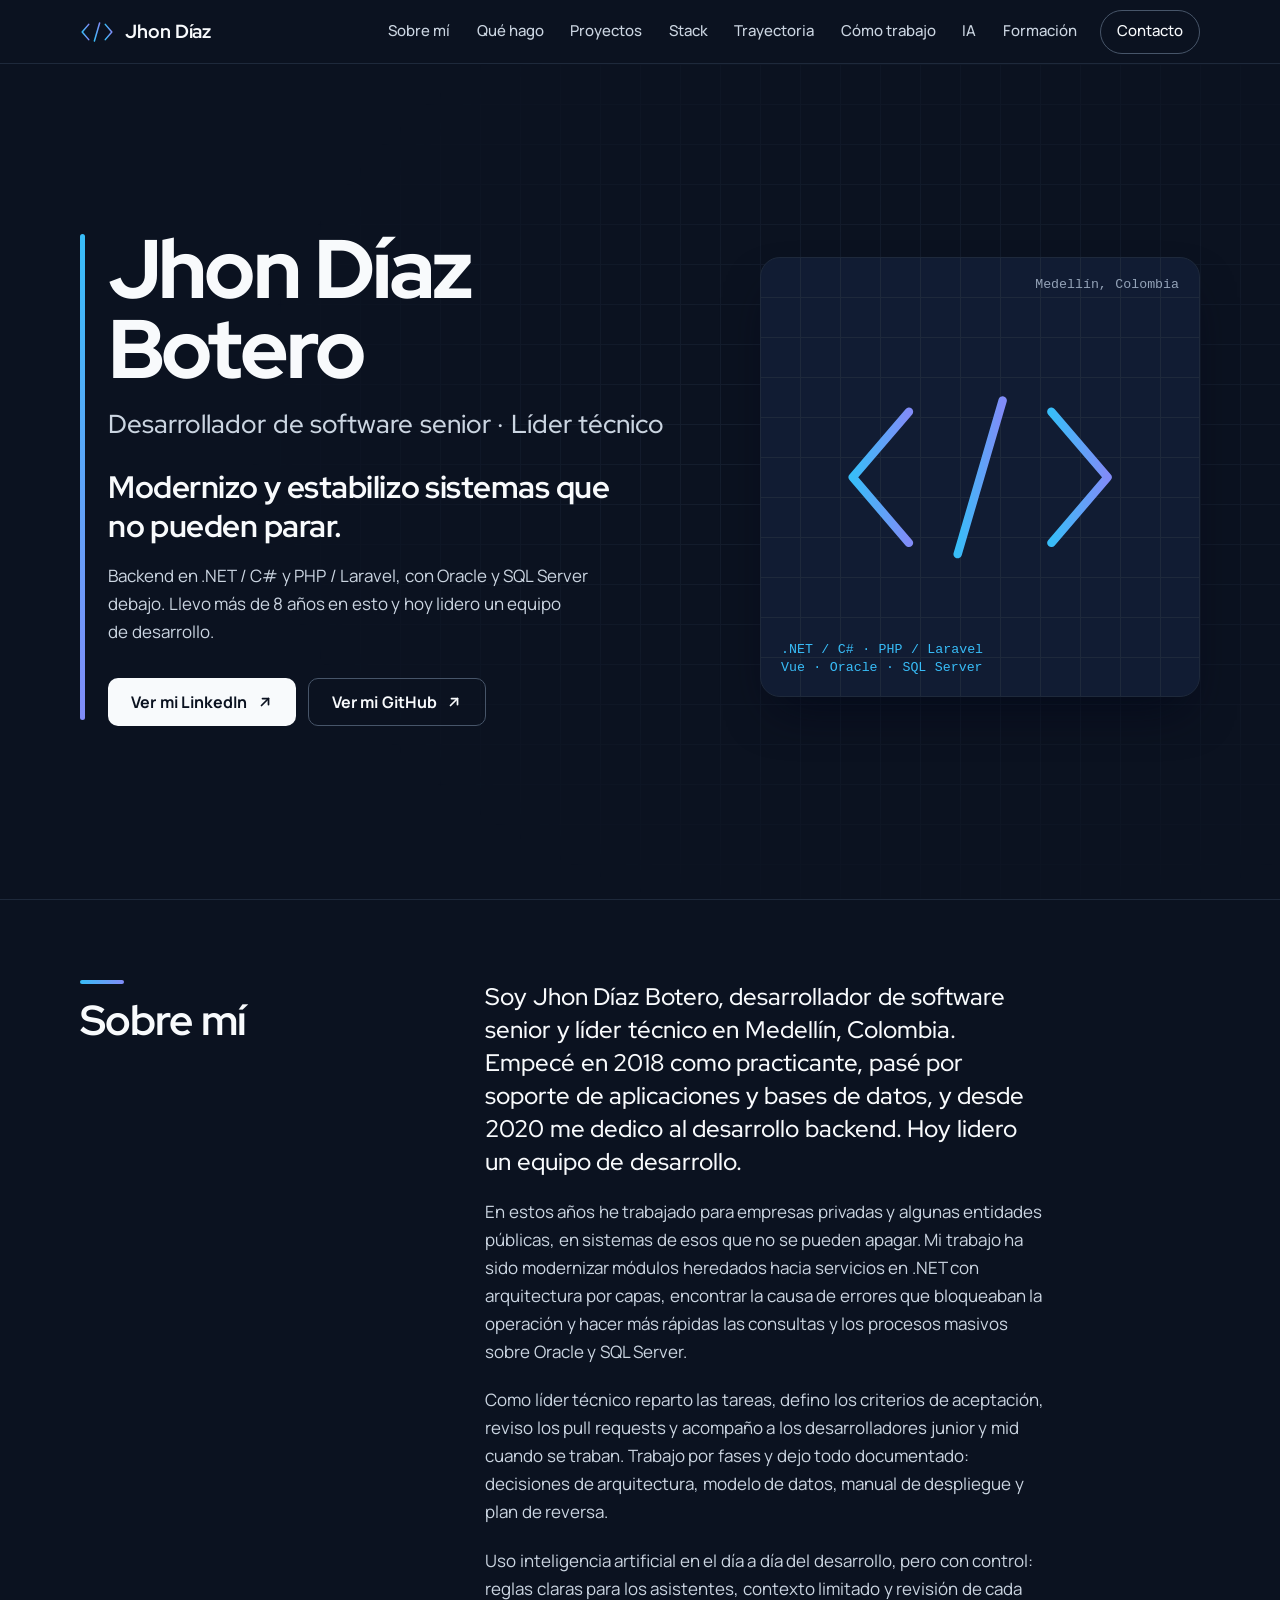
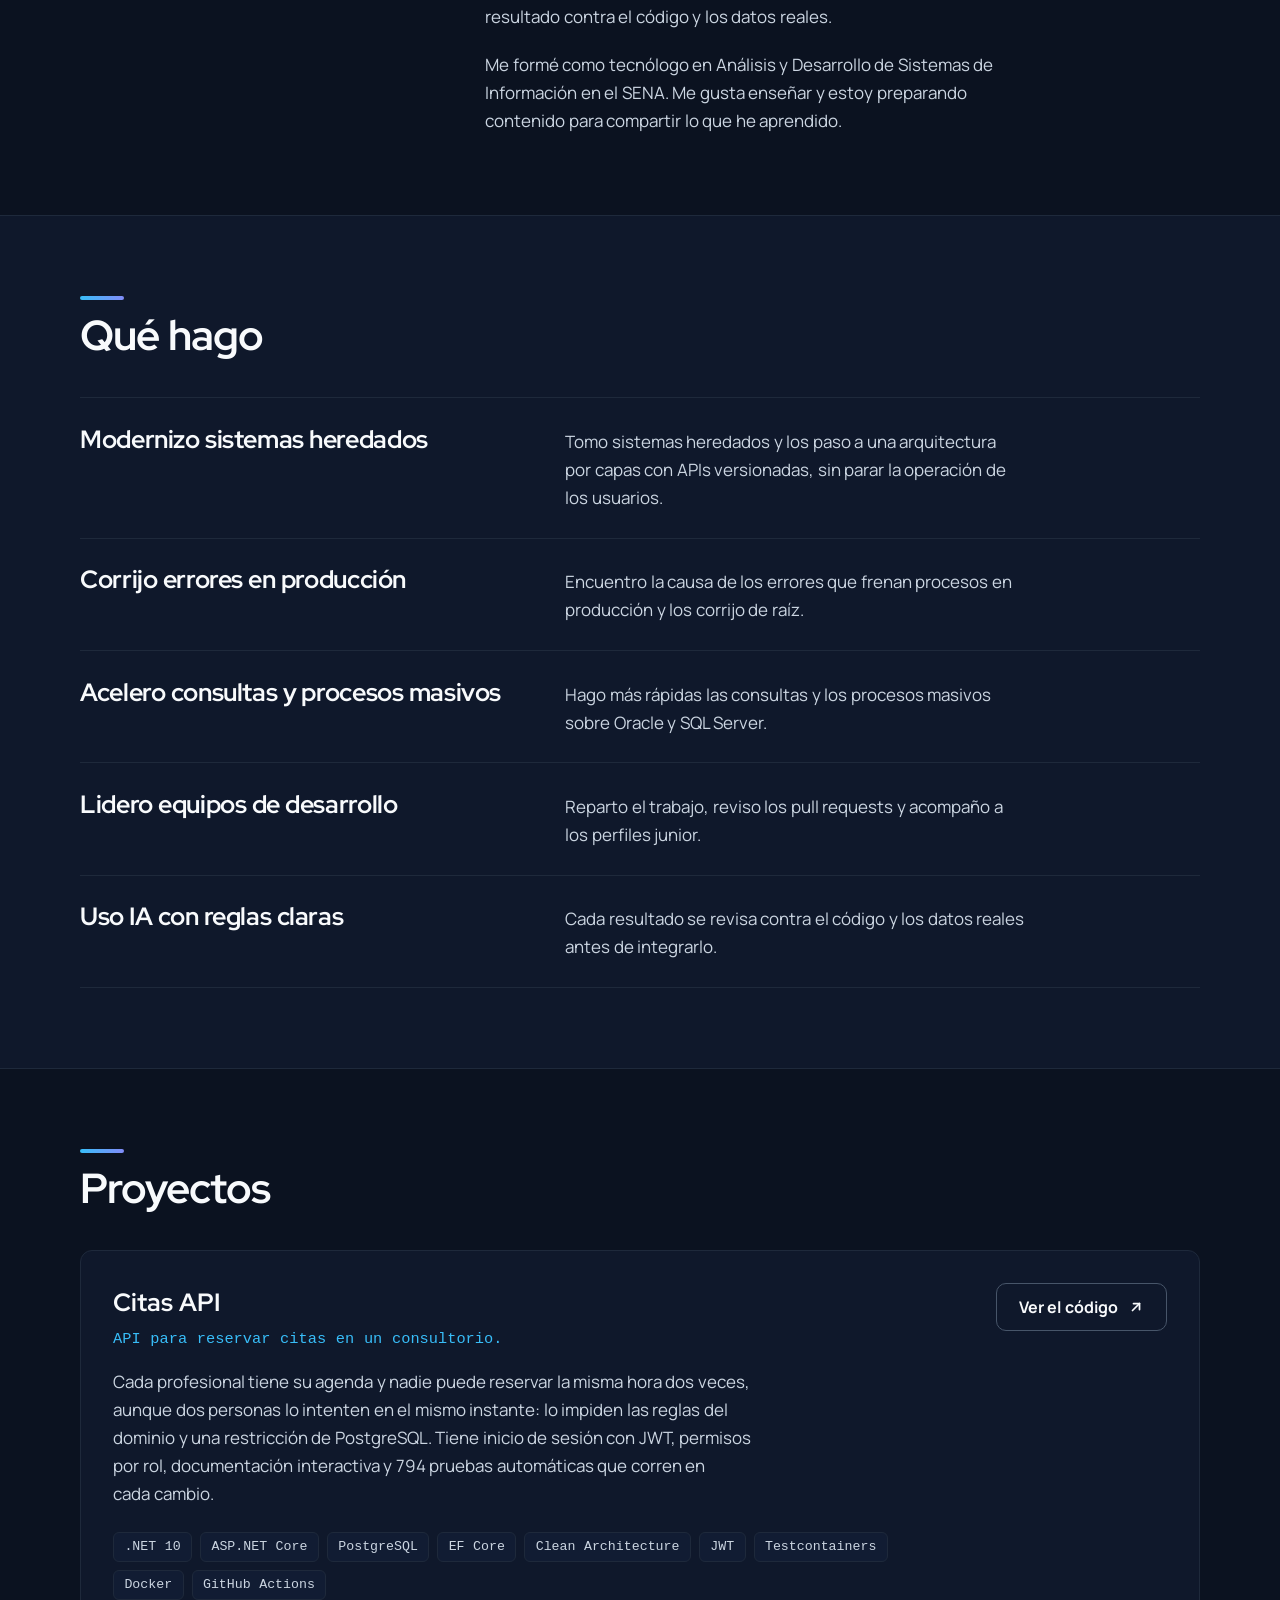
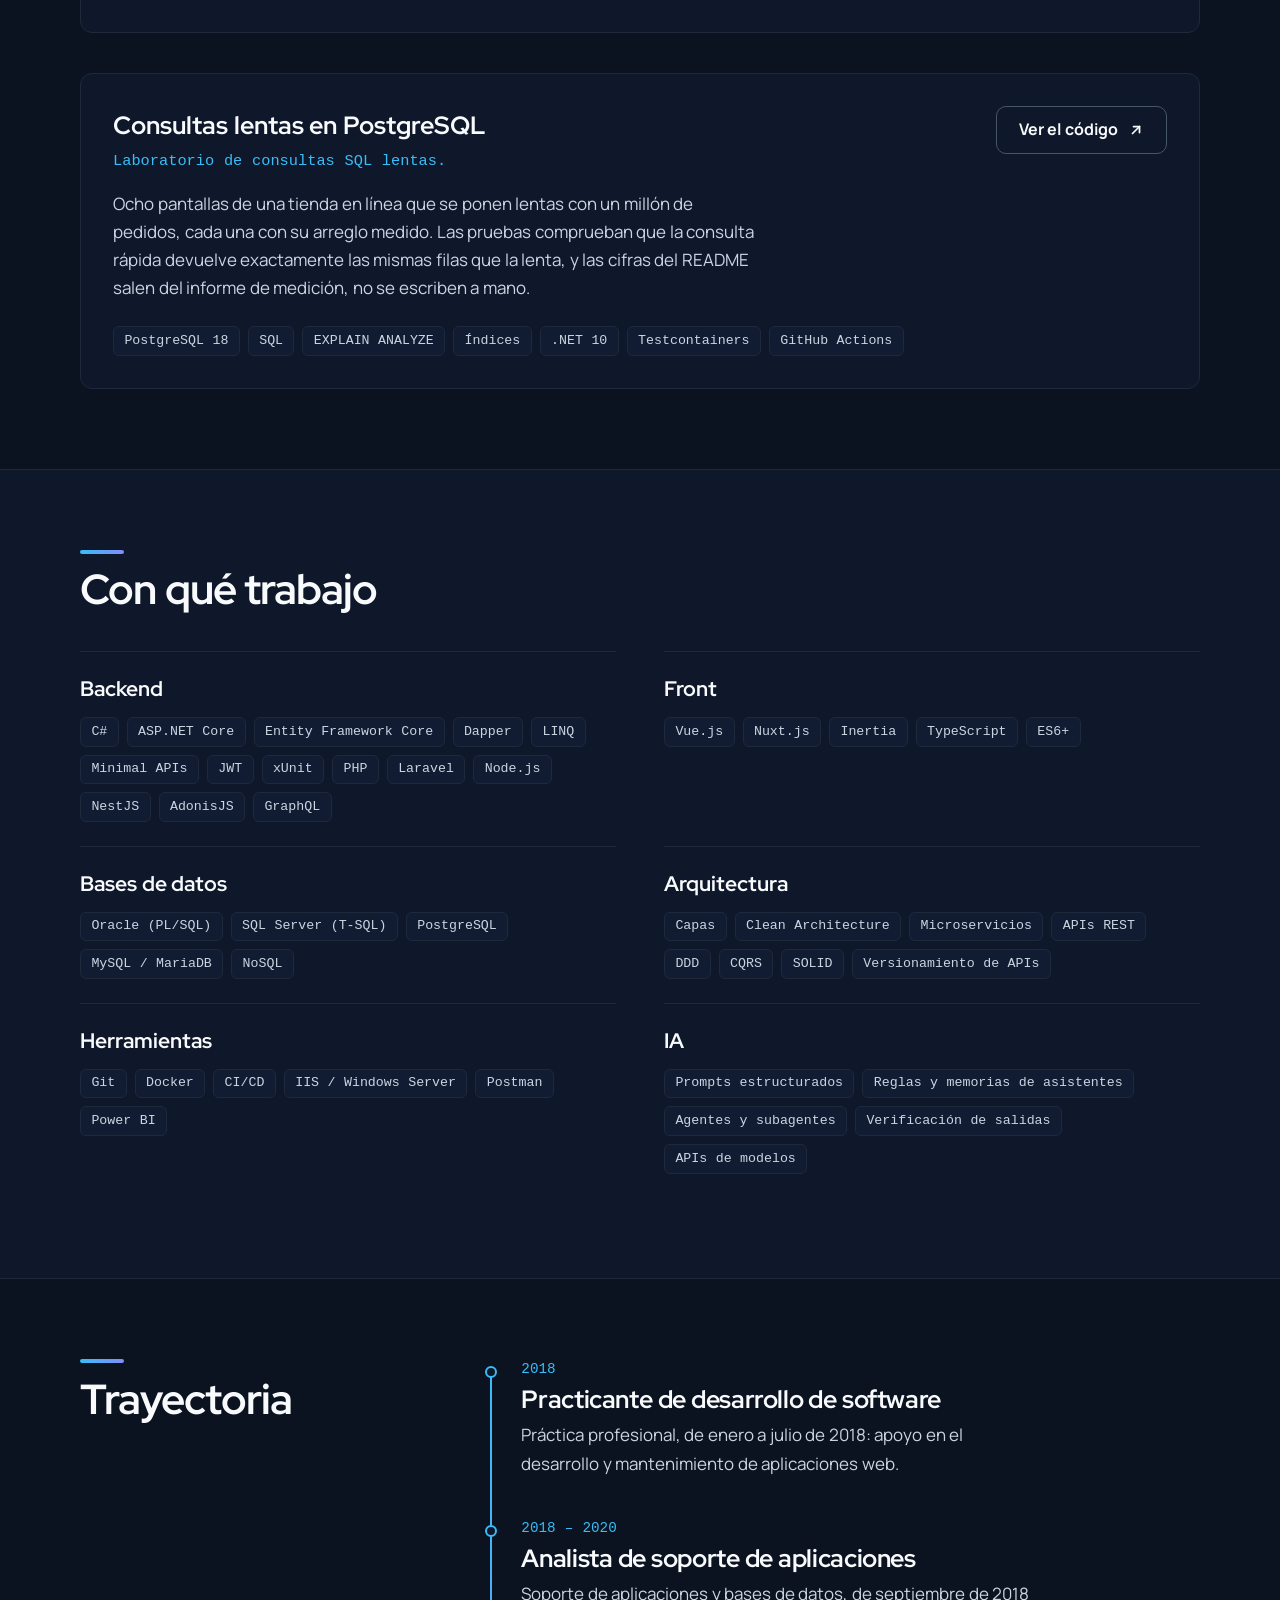
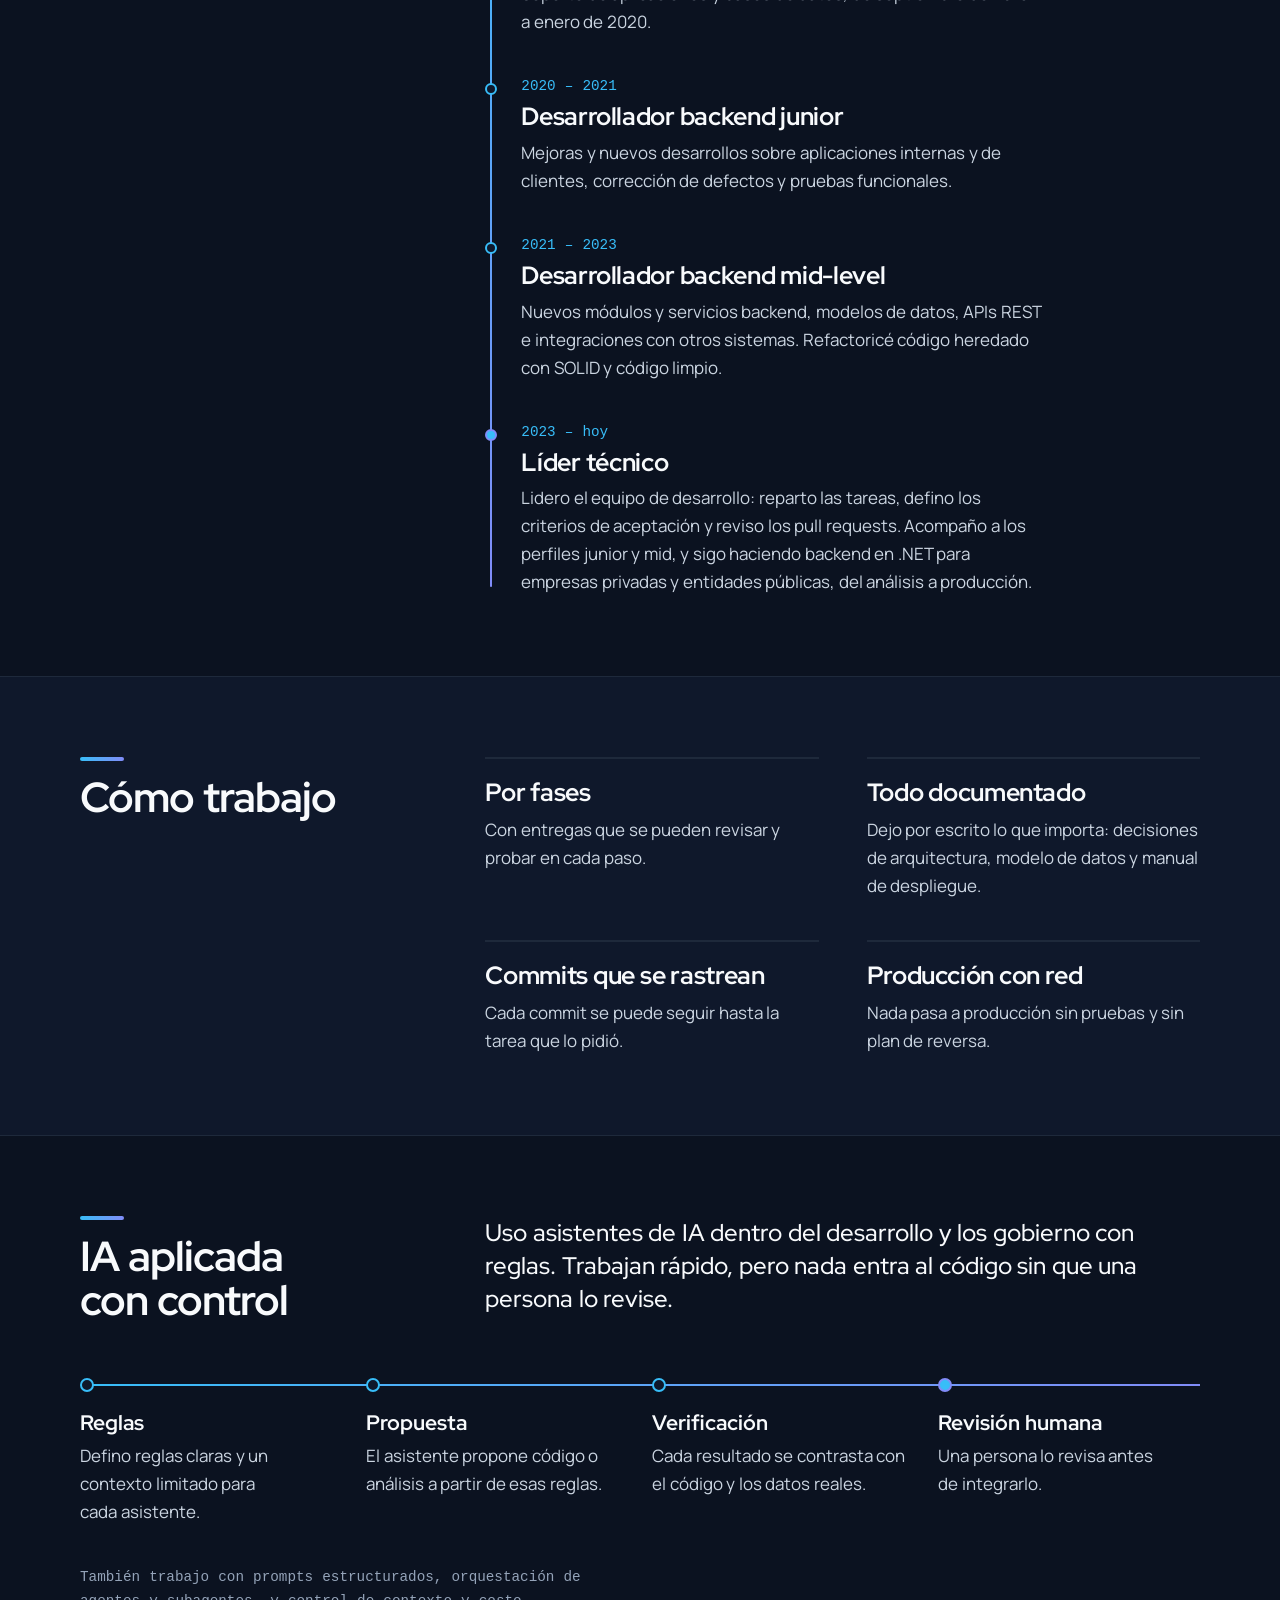
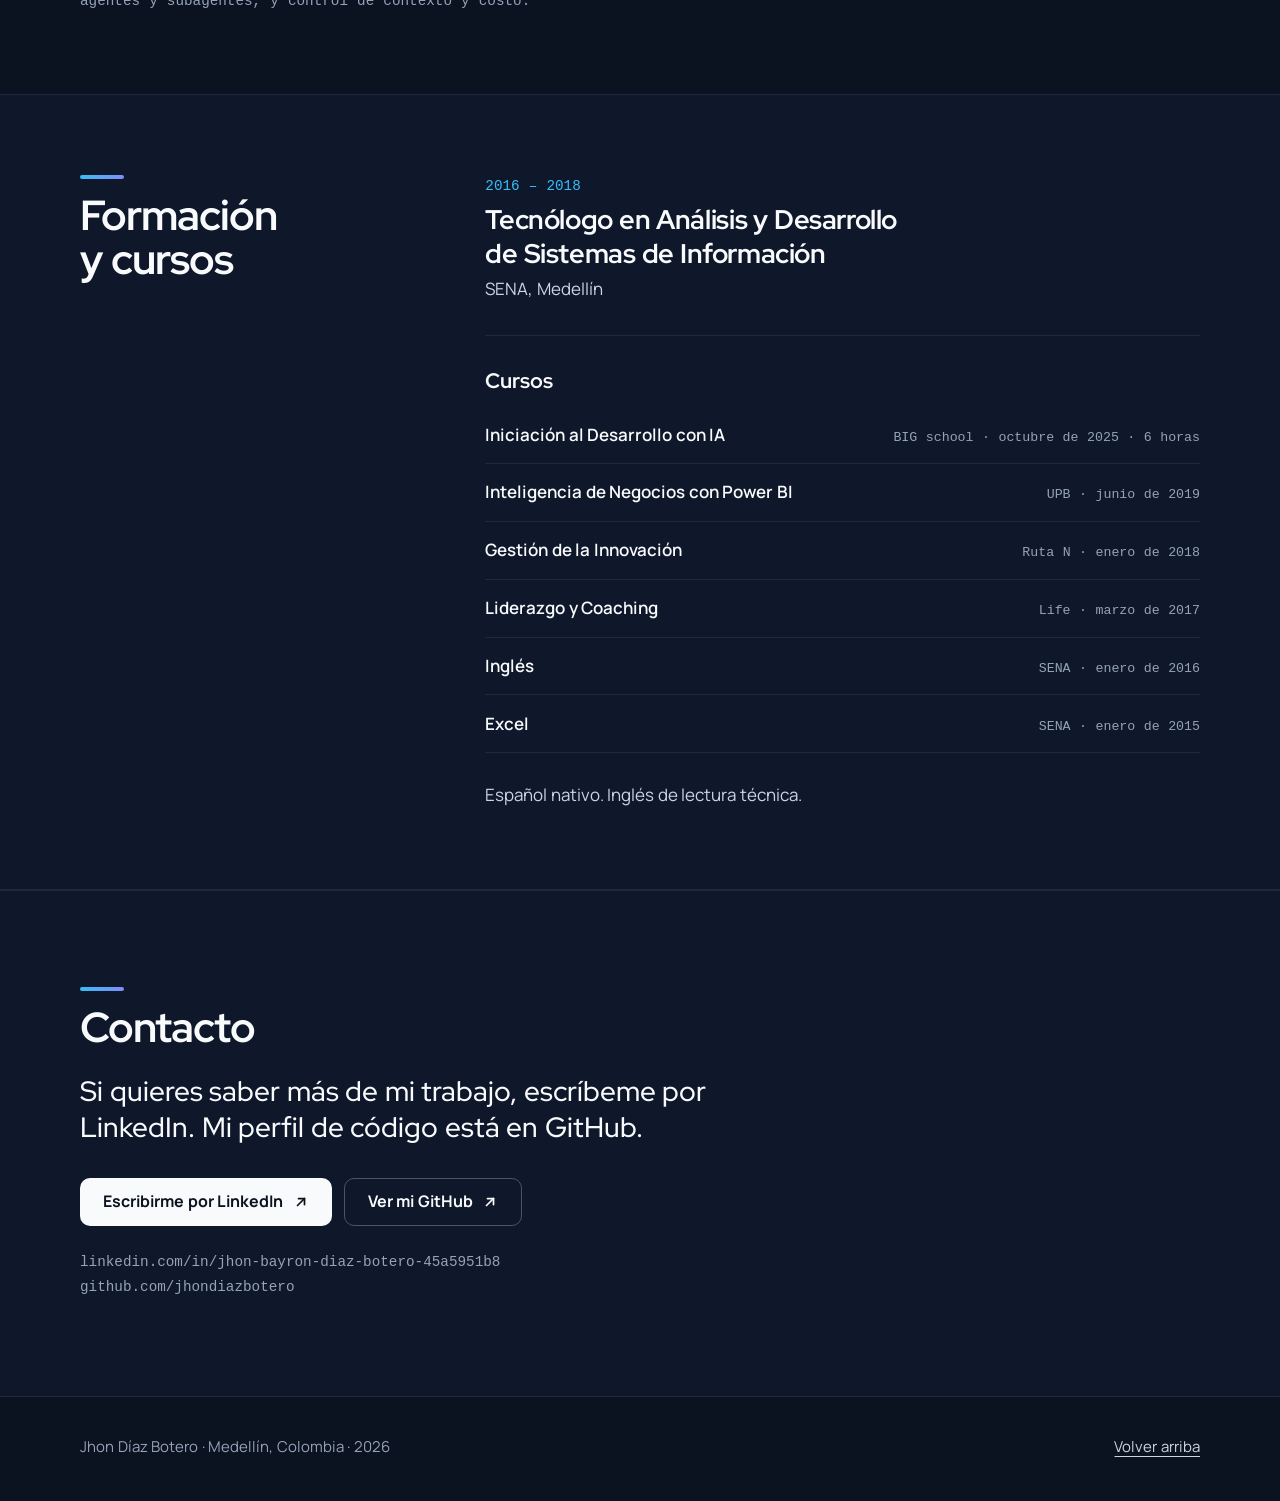
<file: index.html>
<!doctype html>
<html lang="es">
<head>
  <meta charset="utf-8">
  <meta name="viewport" content="width=device-width, initial-scale=1">
  <title>Jhon Díaz Botero · Desarrollador de software senior y líder técnico</title>
  <meta name="description" content="Desarrollador de software senior y líder técnico en Medellín, Colombia. Más de 8 años modernizando y estabilizando sistemas con .NET / C#, PHP / Laravel, Oracle y SQL Server.">
  <meta name="author" content="Jhon Díaz Botero">
  <meta name="theme-color" content="#0b1220">
  <meta name="color-scheme" content="dark">
  <link rel="canonical" href="https://jhondiazbotero.github.io/">

  <meta property="og:type" content="website">
  <meta property="og:locale" content="es_CO">
  <meta property="og:site_name" content="Jhon Díaz Botero">
  <meta property="og:title" content="Jhon Díaz Botero · Desarrollador de software senior y líder técnico">
  <meta property="og:description" content="Modernizo y estabilizo sistemas que no pueden parar. .NET / C#, PHP / Laravel, Oracle y SQL Server. Medellín, Colombia.">
  <meta property="og:url" content="https://jhondiazbotero.github.io/">
  <meta property="og:image" content="https://jhondiazbotero.github.io/assets/og-image.png">
  <meta property="og:image:width" content="1200">
  <meta property="og:image:height" content="630">
  <meta property="og:image:alt" content="Jhon Díaz Botero, desarrollador de software senior y líder técnico, junto al símbolo de código </>">
  <meta name="twitter:card" content="summary_large_image">
  <meta name="twitter:title" content="Jhon Díaz Botero · Desarrollador de software senior y líder técnico">
  <meta name="twitter:description" content="Modernizo y estabilizo sistemas que no pueden parar. .NET / C#, PHP / Laravel, Oracle y SQL Server.">
  <meta name="twitter:image" content="https://jhondiazbotero.github.io/assets/og-image.png">

  <link rel="icon" href="/favicon.svg" type="image/svg+xml">
  <link rel="preload" href="assets/fonts/red-hat-display-var.woff2" as="font" type="font/woff2" crossorigin>
  <link rel="preload" href="assets/fonts/manrope-var.woff2" as="font" type="font/woff2" crossorigin>
  <link rel="stylesheet" href="assets/css/estilos.css">
  <script>document.documentElement.classList.add('js');</script>
  <script src="assets/js/sitio.js" defer></script>

  <script type="application/ld+json">
  {
    "@context": "https://schema.org",
    "@type": "Person",
    "name": "Jhon Díaz Botero",
    "jobTitle": "Desarrollador de software senior y líder técnico",
    "url": "https://jhondiazbotero.github.io/",
    "address": { "@type": "PostalAddress", "addressLocality": "Medellín", "addressCountry": "CO" },
    "sameAs": [
      "https://www.linkedin.com/in/jhon-bayron-diaz-botero-45a5951b8",
      "https://github.com/jhondiazbotero"
    ]
  }
  </script>
</head>
<body>
  <a class="salto" href="#contenido">Saltar al contenido</a>

  <header class="cabecera" id="inicio-cabecera">
    <div class="cabecera__fila">
      <a class="marca" href="#inicio" aria-label="Jhon Díaz Botero, ir al inicio">
        <svg class="marca__simbolo" viewBox="0 0 156 90" width="34" height="20" aria-hidden="true" focusable="false">
          <use href="#simbolo-codigo"/>
        </svg>
        <span class="marca__nombre">Jhon Díaz</span>
      </a>

      <button class="menu-boton" type="button" aria-expanded="false" aria-controls="menu-principal">
        <span class="menu-boton__texto">Menú</span>
        <span class="menu-boton__icono" aria-hidden="true"><span></span><span></span></span>
      </button>

      <nav class="menu" id="menu-principal" aria-label="Principal">
        <ul class="menu__lista">
          <li><a href="#sobre-mi">Sobre mí</a></li>
          <li><a href="#que-hago">Qué hago</a></li>
          <li><a href="#proyectos">Proyectos</a></li>
          <li><a href="#stack">Stack</a></li>
          <li><a href="#trayectoria">Trayectoria</a></li>
          <li><a href="#como-trabajo">Cómo trabajo</a></li>
          <li><a href="#ia">IA</a></li>
          <li><a href="#formacion">Formación</a></li>
          <li><a class="menu__contacto" href="#contacto">Contacto</a></li>
        </ul>
      </nav>
    </div>
  </header>

  <main id="contenido">

    <section class="inicio" id="inicio" aria-labelledby="titulo-inicio">
      <div class="inicio__fondo" aria-hidden="true"></div>
      <div class="envoltorio inicio__rejilla">
        <div class="inicio__texto">
          <h1 id="titulo-inicio" class="inicio__nombre">Jhon Díaz Botero</h1>
          <p class="inicio__cargo">Desarrollador de software senior · Líder técnico</p>
          <p class="inicio__frase">Modernizo y estabilizo sistemas que no pueden parar.</p>
          <p class="inicio__detalle">Backend en .NET / C# y PHP / Laravel, con Oracle y SQL Server debajo. Llevo más de 8 años en esto y hoy lidero un equipo de desarrollo.</p>
          <div class="inicio__acciones">
            <a class="boton boton--primario" href="https://www.linkedin.com/in/jhon-bayron-diaz-botero-45a5951b8" target="_blank" rel="noopener noreferrer">
              Ver mi LinkedIn
              <svg class="icono" viewBox="0 0 16 16" width="16" height="16" aria-hidden="true" focusable="false"><use href="#flecha-externa"/></svg>
              <span class="solo-lectores">(se abre en otra pestaña)</span>
            </a>
            <a class="boton boton--secundario" href="https://github.com/jhondiazbotero" target="_blank" rel="noopener noreferrer">
              Ver mi GitHub
              <svg class="icono" viewBox="0 0 16 16" width="16" height="16" aria-hidden="true" focusable="false"><use href="#flecha-externa"/></svg>
              <span class="solo-lectores">(se abre en otra pestaña)</span>
            </a>
          </div>
        </div>

        <div class="inicio__visual" aria-hidden="true">
          <div class="panel-simbolo">
            <span class="panel-simbolo__dato panel-simbolo__dato--arriba">Medellín, Colombia</span>
            <svg class="panel-simbolo__svg" viewBox="0 0 156 90" focusable="false">
              <g class="trazo-codigo">
                <path pathLength="1" d="M40 10 L10 45 L40 80"/>
                <path pathLength="1" d="M116 10 L146 45 L116 80"/>
                <path pathLength="1" d="M90 4 L66 86"/>
              </g>
            </svg>
            <span class="panel-simbolo__dato panel-simbolo__dato--abajo">.NET / C# · PHP / Laravel<br>Vue · Oracle · SQL Server</span>
          </div>
        </div>
      </div>
    </section>

    <section class="seccion seccion--base" id="sobre-mi" aria-labelledby="titulo-sobre-mi">
      <div class="envoltorio dos-columnas">
        <h2 class="titulo-seccion" id="titulo-sobre-mi">Sobre mí</h2>
        <div class="texto-largo">
          <p class="texto-largo__entrada">Soy Jhon Díaz Botero, desarrollador de software senior y líder técnico en Medellín, Colombia. Empecé en 2018 como practicante, pasé por soporte de aplicaciones y bases de datos, y desde 2020 me dedico al desarrollo backend. Hoy lidero un equipo de desarrollo.</p>
          <p>En estos años he trabajado para empresas privadas y algunas entidades públicas, en sistemas de esos que no se pueden apagar. Mi trabajo ha sido modernizar módulos heredados hacia servicios en .NET con arquitectura por capas, encontrar la causa de errores que bloqueaban la operación y hacer más rápidas las consultas y los procesos masivos sobre Oracle y SQL Server.</p>
          <p>Como líder técnico reparto las tareas, defino los criterios de aceptación, reviso los pull requests y acompaño a los desarrolladores junior y mid cuando se traban. Trabajo por fases y dejo todo documentado: decisiones de arquitectura, modelo de datos, manual de despliegue y plan de reversa.</p>
          <p>Uso inteligencia artificial en el día a día del desarrollo, pero con control: reglas claras para los asistentes, contexto limitado y revisión de cada resultado contra el código y los datos reales.</p>
          <p>Me formé como tecnólogo en Análisis y Desarrollo de Sistemas de Información en el SENA. Me gusta enseñar y estoy preparando contenido para compartir lo que he aprendido.</p>
        </div>
      </div>
    </section>

    <section class="seccion seccion--alta" id="que-hago" aria-labelledby="titulo-que-hago">
      <div class="envoltorio">
        <h2 class="titulo-seccion" id="titulo-que-hago">Qué hago</h2>
        <ul class="filas">
          <li class="fila">
            <h3 class="fila__titulo">Modernizo sistemas heredados</h3>
            <p class="fila__texto">Tomo sistemas heredados y los paso a una arquitectura por capas con APIs versionadas, sin parar la operación de los usuarios.</p>
          </li>
          <li class="fila">
            <h3 class="fila__titulo">Corrijo errores en producción</h3>
            <p class="fila__texto">Encuentro la causa de los errores que frenan procesos en producción y los corrijo de raíz.</p>
          </li>
          <li class="fila">
            <h3 class="fila__titulo">Acelero consultas y procesos masivos</h3>
            <p class="fila__texto">Hago más rápidas las consultas y los procesos masivos sobre Oracle y SQL Server.</p>
          </li>
          <li class="fila">
            <h3 class="fila__titulo">Lidero equipos de desarrollo</h3>
            <p class="fila__texto">Reparto el trabajo, reviso los pull requests y acompaño a los perfiles junior.</p>
          </li>
          <li class="fila">
            <h3 class="fila__titulo">Uso IA con reglas claras</h3>
            <p class="fila__texto">Cada resultado se revisa contra el código y los datos reales antes de integrarlo.</p>
          </li>
        </ul>
      </div>
    </section>

    <section class="seccion seccion--base" id="proyectos" aria-labelledby="titulo-proyectos">
      <div class="envoltorio">
        <h2 class="titulo-seccion" id="titulo-proyectos">Proyectos</h2>
        <article class="proyecto">
          <div class="proyecto__texto">
            <h3 class="proyecto__titulo">Citas API</h3>
            <p class="proyecto__resumen">API para reservar citas en un consultorio.</p>
            <p>Cada profesional tiene su agenda y nadie puede reservar la misma hora dos veces, aunque dos personas lo intenten en el mismo instante: lo impiden las reglas del dominio y una restricción de PostgreSQL. Tiene inicio de sesión con JWT, permisos por rol, documentación interactiva y 794 pruebas automáticas que corren en cada cambio.</p>
            <ul class="etiquetas" aria-label="Tecnologías del proyecto">
              <li>.NET 10</li><li>ASP.NET Core</li><li>PostgreSQL</li><li>EF Core</li><li>Clean Architecture</li><li>JWT</li><li>Testcontainers</li><li>Docker</li><li>GitHub Actions</li>
            </ul>
          </div>
          <div class="proyecto__acciones">
            <a class="boton boton--secundario" href="https://github.com/jhondiazbotero/citas-api-dotnet" target="_blank" rel="noopener noreferrer">
              Ver el código
              <svg class="icono" viewBox="0 0 16 16" width="16" height="16" aria-hidden="true" focusable="false"><use href="#flecha-externa"/></svg>
              <span class="solo-lectores">(se abre en otra pestaña)</span>
            </a>
          </div>
        </article>
        <article class="proyecto">
          <div class="proyecto__texto">
            <h3 class="proyecto__titulo">Consultas lentas en PostgreSQL</h3>
            <p class="proyecto__resumen">Laboratorio de consultas SQL lentas.</p>
            <p>Ocho pantallas de una tienda en línea que se ponen lentas con un millón de pedidos, cada una con su arreglo medido. Las pruebas comprueban que la consulta rápida devuelve exactamente las mismas filas que la lenta, y las cifras del README salen del informe de medición, no se escriben a mano.</p>
            <ul class="etiquetas" aria-label="Tecnologías del proyecto">
              <li>PostgreSQL 18</li><li>SQL</li><li>EXPLAIN ANALYZE</li><li>Índices</li><li>.NET 10</li><li>Testcontainers</li><li>GitHub Actions</li>
            </ul>
          </div>
          <div class="proyecto__acciones">
            <a class="boton boton--secundario" href="https://github.com/jhondiazbotero/consultas-lentas-postgres" target="_blank" rel="noopener noreferrer">
              Ver el código
              <svg class="icono" viewBox="0 0 16 16" width="16" height="16" aria-hidden="true" focusable="false"><use href="#flecha-externa"/></svg>
              <span class="solo-lectores">(se abre en otra pestaña)</span>
            </a>
          </div>
        </article>
      </div>
    </section>

    <section class="seccion seccion--alta" id="stack" aria-labelledby="titulo-stack">
      <div class="envoltorio">
        <h2 class="titulo-seccion" id="titulo-stack">Con qué trabajo</h2>
        <dl class="stack">
          <div class="stack__grupo">
            <dt>Backend</dt>
            <dd><ul class="etiquetas">
              <li>C#</li><li>ASP.NET Core</li><li>Entity Framework Core</li><li>Dapper</li><li>LINQ</li><li>Minimal APIs</li><li>JWT</li><li>xUnit</li><li>PHP</li><li>Laravel</li><li>Node.js</li><li>NestJS</li><li>AdonisJS</li><li>GraphQL</li>
            </ul></dd>
          </div>
          <div class="stack__grupo">
            <dt>Front</dt>
            <dd><ul class="etiquetas">
              <li>Vue.js</li><li>Nuxt.js</li><li>Inertia</li><li>TypeScript</li><li>ES6+</li>
            </ul></dd>
          </div>
          <div class="stack__grupo">
            <dt>Bases de datos</dt>
            <dd><ul class="etiquetas">
              <li>Oracle (PL/SQL)</li><li>SQL Server (T-SQL)</li><li>PostgreSQL</li><li>MySQL / MariaDB</li><li>NoSQL</li>
            </ul></dd>
          </div>
          <div class="stack__grupo">
            <dt>Arquitectura</dt>
            <dd><ul class="etiquetas">
              <li>Capas</li><li>Clean Architecture</li><li>Microservicios</li><li>APIs REST</li><li>DDD</li><li>CQRS</li><li>SOLID</li><li>Versionamiento de APIs</li>
            </ul></dd>
          </div>
          <div class="stack__grupo">
            <dt>Herramientas</dt>
            <dd><ul class="etiquetas">
              <li>Git</li><li>Docker</li><li>CI/CD</li><li>IIS / Windows Server</li><li>Postman</li><li>Power BI</li>
            </ul></dd>
          </div>
          <div class="stack__grupo">
            <dt>IA</dt>
            <dd><ul class="etiquetas">
              <li>Prompts estructurados</li><li>Reglas y memorias de asistentes</li><li>Agentes y subagentes</li><li>Verificación de salidas</li><li>APIs de modelos</li>
            </ul></dd>
          </div>
        </dl>
      </div>
    </section>

    <section class="seccion seccion--base" id="trayectoria" aria-labelledby="titulo-trayectoria">
      <div class="envoltorio dos-columnas">
        <h2 class="titulo-seccion" id="titulo-trayectoria">Trayectoria</h2>
        <ol class="linea">
          <li class="hito">
            <p class="hito__fecha">2018</p>
            <h3 class="hito__cargo">Practicante de desarrollo de software</h3>
            <p class="hito__texto">Práctica profesional, de enero a julio de 2018: apoyo en el desarrollo y mantenimiento de aplicaciones web.</p>
          </li>
          <li class="hito">
            <p class="hito__fecha">2018 – 2020</p>
            <h3 class="hito__cargo">Analista de soporte de aplicaciones</h3>
            <p class="hito__texto">Soporte de aplicaciones y bases de datos, de septiembre de 2018 a enero de 2020.</p>
          </li>
          <li class="hito">
            <p class="hito__fecha">2020 – 2021</p>
            <h3 class="hito__cargo">Desarrollador backend junior</h3>
            <p class="hito__texto">Mejoras y nuevos desarrollos sobre aplicaciones internas y de clientes, corrección de defectos y pruebas funcionales.</p>
          </li>
          <li class="hito">
            <p class="hito__fecha">2021 – 2023</p>
            <h3 class="hito__cargo">Desarrollador backend mid-level</h3>
            <p class="hito__texto">Nuevos módulos y servicios backend, modelos de datos, APIs REST e integraciones con otros sistemas. Refactoricé código heredado con SOLID y código limpio.</p>
          </li>
          <li class="hito hito--actual">
            <p class="hito__fecha">2023 – hoy</p>
            <h3 class="hito__cargo">Líder técnico</h3>
            <p class="hito__texto">Lidero el equipo de desarrollo: reparto las tareas, defino los criterios de aceptación y reviso los pull requests. Acompaño a los perfiles junior y mid, y sigo haciendo backend en .NET para empresas privadas y entidades públicas, del análisis a producción.</p>
          </li>
        </ol>
      </div>
    </section>

    <section class="seccion seccion--alta" id="como-trabajo" aria-labelledby="titulo-como-trabajo">
      <div class="envoltorio dos-columnas">
        <h2 class="titulo-seccion" id="titulo-como-trabajo">Cómo trabajo</h2>
        <div class="bloques">
          <div class="bloque">
            <h3 class="bloque__titulo">Por fases</h3>
            <p>Con entregas que se pueden revisar y probar en cada paso.</p>
          </div>
          <div class="bloque">
            <h3 class="bloque__titulo">Todo documentado</h3>
            <p>Dejo por escrito lo que importa: decisiones de arquitectura, modelo de datos y manual de despliegue.</p>
          </div>
          <div class="bloque">
            <h3 class="bloque__titulo">Commits que se rastrean</h3>
            <p>Cada commit se puede seguir hasta la tarea que lo pidió.</p>
          </div>
          <div class="bloque">
            <h3 class="bloque__titulo">Producción con red</h3>
            <p>Nada pasa a producción sin pruebas y sin plan de reversa.</p>
          </div>
        </div>
      </div>
    </section>

    <section class="seccion seccion--base" id="ia" aria-labelledby="titulo-ia">
      <div class="envoltorio">
        <div class="ia__cabeza">
          <h2 class="titulo-seccion" id="titulo-ia">IA aplicada con control</h2>
          <p class="ia__entrada">Uso asistentes de IA dentro del desarrollo y los gobierno con reglas. Trabajan rápido, pero nada entra al código sin que una persona lo revise.</p>
        </div>
        <ol class="flujo">
          <li class="flujo__paso">
            <h3 class="flujo__titulo">Reglas</h3>
            <p>Defino reglas claras y un contexto limitado para cada asistente.</p>
          </li>
          <li class="flujo__paso">
            <h3 class="flujo__titulo">Propuesta</h3>
            <p>El asistente propone código o análisis a partir de esas reglas.</p>
          </li>
          <li class="flujo__paso">
            <h3 class="flujo__titulo">Verificación</h3>
            <p>Cada resultado se contrasta con el código y los datos reales.</p>
          </li>
          <li class="flujo__paso">
            <h3 class="flujo__titulo">Revisión humana</h3>
            <p>Una persona lo revisa antes de integrarlo.</p>
          </li>
        </ol>
        <p class="ia__nota">También trabajo con prompts estructurados, orquestación de agentes y subagentes, y control de contexto y costo.</p>
      </div>
    </section>

    <section class="seccion seccion--alta" id="formacion" aria-labelledby="titulo-formacion">
      <div class="envoltorio dos-columnas">
        <h2 class="titulo-seccion" id="titulo-formacion">Formación y cursos</h2>
        <div class="formacion">
          <div class="titulo-academico">
            <p class="titulo-academico__fecha">2016 – 2018</p>
            <h3 class="titulo-academico__nombre">Tecnólogo en Análisis y Desarrollo de Sistemas de Información</h3>
            <p class="titulo-academico__lugar">SENA, Medellín</p>
          </div>

          <h3 class="subtitulo">Cursos</h3>
          <ul class="cursos">
            <li class="curso">
              <span class="curso__nombre">Iniciación al Desarrollo con IA</span>
              <span class="curso__datos">BIG school · octubre de 2025 · 6 horas</span>
            </li>
            <li class="curso">
              <span class="curso__nombre">Inteligencia de Negocios con Power BI</span>
              <span class="curso__datos">UPB · junio de 2019</span>
            </li>
            <li class="curso">
              <span class="curso__nombre">Gestión de la Innovación</span>
              <span class="curso__datos">Ruta N · enero de 2018</span>
            </li>
            <li class="curso">
              <span class="curso__nombre">Liderazgo y Coaching</span>
              <span class="curso__datos">Life · marzo de 2017</span>
            </li>
            <li class="curso">
              <span class="curso__nombre">Inglés</span>
              <span class="curso__datos">SENA · enero de 2016</span>
            </li>
            <li class="curso">
              <span class="curso__nombre">Excel</span>
              <span class="curso__datos">SENA · enero de 2015</span>
            </li>
          </ul>

          <p class="idiomas">Español nativo. Inglés de lectura técnica.</p>
        </div>
      </div>
    </section>

    <section class="seccion seccion--contacto" id="contacto" aria-labelledby="titulo-contacto">
      <div class="envoltorio contacto">
        <h2 class="titulo-seccion" id="titulo-contacto">Contacto</h2>
        <p class="contacto__texto">Si quieres saber más de mi trabajo, escríbeme por LinkedIn. Mi perfil de código está en GitHub.</p>
        <div class="contacto__enlaces">
          <a class="boton boton--primario" href="https://www.linkedin.com/in/jhon-bayron-diaz-botero-45a5951b8" target="_blank" rel="noopener noreferrer">
            Escribirme por LinkedIn
            <svg class="icono" viewBox="0 0 16 16" width="16" height="16" aria-hidden="true" focusable="false"><use href="#flecha-externa"/></svg>
            <span class="solo-lectores">(se abre en otra pestaña)</span>
          </a>
          <a class="boton boton--secundario" href="https://github.com/jhondiazbotero" target="_blank" rel="noopener noreferrer">
            Ver mi GitHub
            <svg class="icono" viewBox="0 0 16 16" width="16" height="16" aria-hidden="true" focusable="false"><use href="#flecha-externa"/></svg>
            <span class="solo-lectores">(se abre en otra pestaña)</span>
          </a>
        </div>
        <p class="contacto__direcciones">linkedin.com/in/jhon-bayron-diaz-botero-45a5951b8<br>github.com/jhondiazbotero</p>
      </div>
    </section>
  </main>

  <footer class="pie">
    <div class="envoltorio pie__fila">
      <p>Jhon Díaz Botero · Medellín, Colombia · 2026</p>
      <a class="pie__subir" href="#inicio">Volver arriba</a>
    </div>
  </footer>

  <svg width="0" height="0" style="position:absolute" aria-hidden="true" focusable="false">
    <defs>
      <linearGradient id="acento" x1="0" y1="0" x2="1" y2="0">
        <stop offset="0" stop-color="#38bdf8"/>
        <stop offset="1" stop-color="#818cf8"/>
      </linearGradient>
      <g id="simbolo-codigo" fill="none" stroke="url(#acento)" stroke-width="7" stroke-linecap="round" stroke-linejoin="round">
        <path d="M40 10 L10 45 L40 80"/>
        <path d="M116 10 L146 45 L116 80"/>
        <path d="M90 4 L66 86"/>
      </g>
      <g id="flecha-externa" fill="none" stroke="currentColor" stroke-width="1.75" stroke-linecap="round" stroke-linejoin="round">
        <path d="M4.5 11.5 L11.5 4.5"/>
        <path d="M5.5 4.5 H11.5 V10.5"/>
      </g>
    </defs>
  </svg>
</body>
</html>
</file>
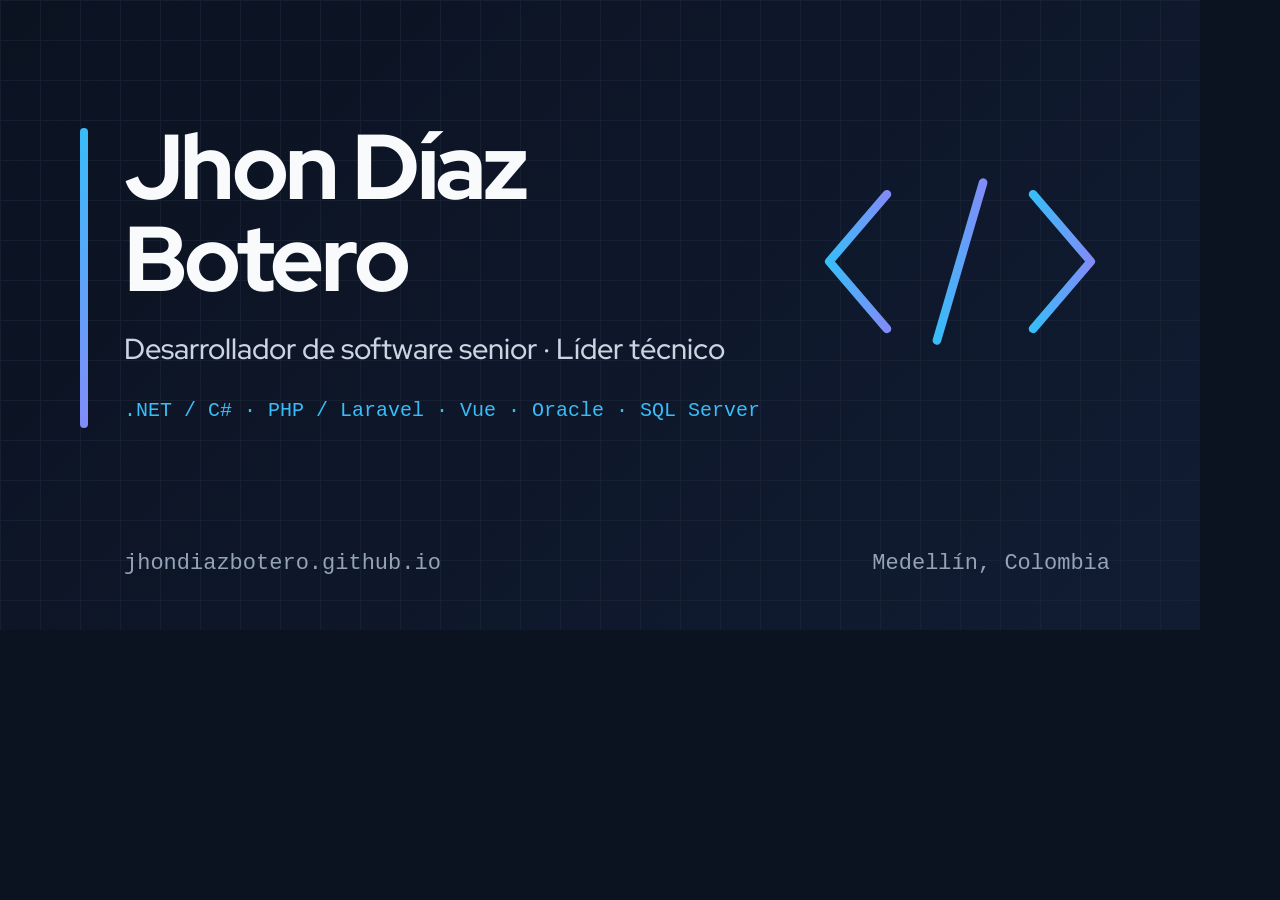
<file: herramientas/og-image.html>
<!doctype html>
<html lang="es">
<head>
<meta charset="utf-8">
<title>Imagen para compartir (1200x630)</title>
<style>
  @font-face { font-family: "Red Hat Display"; src: url("../assets/fonts/red-hat-display-var.woff2") format("woff2"); font-weight: 500 800; }
  @font-face { font-family: "Manrope"; src: url("../assets/fonts/manrope-var.woff2") format("woff2"); font-weight: 400 700; }
  * { box-sizing: border-box; margin: 0; }
  html, body { width: 1200px; height: 630px; background: #0b1220; }
  .lienzo {
    position: relative; width: 1200px; height: 630px; overflow: hidden;
    background: linear-gradient(135deg, #0b1220, #111c33);
    font-family: "Manrope", "Segoe UI", sans-serif; color: #cbd5e1;
  }
  .rejilla {
    position: absolute; inset: 0;
    background-image: linear-gradient(#1e293b 1px, transparent 1px), linear-gradient(90deg, #1e293b 1px, transparent 1px);
    background-size: 40px 40px; opacity: .55;
  }
  .barra { position: absolute; left: 80px; top: 128px; width: 8px; height: 300px; border-radius: 4px; background: linear-gradient(180deg, #38bdf8, #818cf8); }
  .texto { position: absolute; left: 124px; top: 120px; width: 680px; }
  h1 { font-family: "Red Hat Display", "Segoe UI", sans-serif; font-weight: 800; font-size: 92px; line-height: 1; letter-spacing: -0.035em; color: #f8fafc; }
  .cargo { margin-top: 26px; font-family: "Red Hat Display", sans-serif; font-weight: 500; font-size: 29px; white-space: nowrap; line-height: 1.3; color: #cbd5e1; }
  .stack { margin-top: 28px; font-family: Consolas, "Liberation Mono", monospace; font-size: 20px; white-space: nowrap; line-height: 1.5; color: #38bdf8; }
  .simbolo { position: absolute; right: 90px; top: 175px; width: 300px; }
  .dir { position: absolute; left: 124px; bottom: 54px; font-family: Consolas, "Liberation Mono", monospace; font-size: 22px; color: #94a3b8; }
  .lugar { position: absolute; right: 90px; bottom: 54px; font-family: Consolas, "Liberation Mono", monospace; font-size: 22px; color: #94a3b8; }
</style>
</head>
<body>
  <div class="lienzo">
    <div class="rejilla"></div>
    <div class="barra"></div>
    <div class="texto">
      <h1>Jhon Díaz Botero</h1>
      <p class="cargo">Desarrollador de software senior · Líder técnico</p>
      <p class="stack">.NET / C# · PHP / Laravel · Vue · Oracle · SQL Server</p>
    </div>
    <svg class="simbolo" viewBox="0 0 156 90" fill="none" stroke="url(#a)" stroke-width="4.5" stroke-linecap="round" stroke-linejoin="round">
      <defs><linearGradient id="a" x1="0" y1="0" x2="1" y2="0"><stop offset="0" stop-color="#38bdf8"/><stop offset="1" stop-color="#818cf8"/></linearGradient></defs>
      <path d="M40 10 L10 45 L40 80"/><path d="M116 10 L146 45 L116 80"/><path d="M90 4 L66 86"/>
    </svg>
    <p class="dir">jhondiazbotero.github.io</p>
    <p class="lugar">Medellín, Colombia</p>
  </div>
</body>
</html>
</file>
<file: assets/css/estilos.css>
/* Web personal de Jhon Díaz Botero. CSS propio, sin framework.
   Fuentes servidas desde el sitio (ver assets/fonts). */

@font-face {
  font-family: "Red Hat Display";
  src: url("../fonts/red-hat-display-var.woff2") format("woff2");
  font-weight: 500 800;
  font-style: normal;
  font-display: optional;
}
@font-face {
  font-family: "Manrope";
  src: url("../fonts/manrope-var.woff2") format("woff2");
  font-weight: 400 700;
  font-style: normal;
  font-display: optional;
}

:root {
  /* Paleta (valores literales en las reglas):
     fondo #0b1220 y #111c33 · texto #f8fafc, #cbd5e1 y #94a3b8 · líneas #1e293b
     acento #38bdf8 → #818cf8, solo en remates */
  --acento: linear-gradient(90deg, #38bdf8, #818cf8);

  --f-titulo: "Red Hat Display", "Segoe UI", system-ui, sans-serif;
  --f-texto: "Manrope", "Segoe UI", system-ui, sans-serif;
  --f-mono: ui-monospace, "Cascadia Code", "SF Mono", Consolas, "Liberation Mono", Menlo, monospace;

  --salida: cubic-bezier(0.23, 1, 0.32, 1);
  --alto-cabecera: 64px;
  --ancho: 1120px;
}

*, *::before, *::after { box-sizing: border-box; }

html {
  -webkit-text-size-adjust: 100%;
  text-size-adjust: 100%;
  scroll-padding-top: 80px;
  background: #0b1220;
  scrollbar-color: #334155 #0b1220;
}
@media (prefers-reduced-motion: no-preference) {
  html { scroll-behavior: smooth; }
}

body {
  margin: 0;
  min-width: 320px;
  background: #0b1220;
  color: #cbd5e1;
  font-family: var(--f-texto);
  font-size: 1.0625rem;
  line-height: 1.65;
  word-spacing: 0.03em;
  font-weight: 400;
  overflow-x: hidden;
  -webkit-font-smoothing: antialiased;
  text-rendering: optimizeLegibility;
  font-size-adjust: from-font;
}

h1, h2, h3, p, ul, ol, dl, dd { margin: 0; padding: 0; }
ul, ol { list-style: none; }

h1, h2, h3 {
  font-family: var(--f-titulo);
  color: #f8fafc;
  text-wrap: balance;
}
p { text-wrap: pretty; }

a { color: inherit; }
img, svg { display: block; max-width: 100%; }

::selection { background: #38bdf8; color: #0b1220; }

/* Foco visible para teclado */
:focus-visible {
  outline: 2px solid #38bdf8;
  outline-offset: 3px;
  border-radius: 4px;
}

.solo-lectores {
  position: absolute;
  width: 1px; height: 1px;
  margin: -1px; padding: 0;
  overflow: hidden;
  clip-path: inset(50%);
  white-space: nowrap;
  border: 0;
}

.salto {
  position: fixed;
  top: -5rem; left: 8px;
  z-index: 100;
  padding: 0.75rem 1.1rem;
  background: #f8fafc;
  color: #0b1220;
  font-weight: 700;
  border-radius: 8px;
  text-decoration: none;
}
.salto:focus-visible { top: 8px; outline-offset: 2px; }

.envoltorio {
  width: 100%;
  max-width: var(--ancho);
  margin: 0 auto;
}

/* ───────── Cabecera ───────── */
.cabecera {
  position: sticky;
  top: 0;
  z-index: 50;
  height: var(--alto-cabecera);
  padding: 0 1.25rem;
  background: #0b1220;
  border-bottom: 1px solid #1e293b;
}
.cabecera__fila {
  position: relative;
  display: flex;
  align-items: center;
  justify-content: space-between;
  gap: 1rem;
  height: 100%;
  max-width: var(--ancho);
  margin: 0 auto;
}
.marca {
  display: inline-flex;
  align-items: center;
  min-height: 44px;
  gap: 0.7rem;
  text-decoration: none;
  color: #f8fafc;
  font-family: var(--f-titulo);
  font-weight: 700;
  font-size: 1.125rem;
  letter-spacing: -0.01em;
}
.marca__simbolo { flex: none; }

.menu__lista {
  display: flex;
  align-items: center;
  gap: 0.25rem;
}
.menu__lista a {
  position: relative;
  display: flex;
  align-items: center;
  min-height: 44px;
  padding: 0.5rem 0.7rem;
  color: #cbd5e1;
  font-size: 0.9375rem;
  font-weight: 500;
  text-decoration: none;
  transition: color 160ms ease;
}
.menu__lista a::after {
  content: "";
  position: absolute;
  left: 0.7rem; right: 0.7rem; bottom: 0.4rem;
  height: 2px;
  background: var(--acento);
  transform: scaleX(0);
  transform-origin: left;
  transition: transform 220ms var(--salida);
}
.menu__lista a[aria-current="true"] { color: #f8fafc; }
.menu__lista a[aria-current="true"]::after { transform: scaleX(1); }
.menu__lista .menu__contacto {
  margin-left: 0.5rem;
  padding: 0.5rem 1rem;
  border: 1px solid #475569;
  border-radius: 999px;
  color: #f8fafc;
  transition: border-color 160ms ease, background-color 160ms ease, transform 160ms var(--salida);
}
.menu__lista .menu__contacto::after { display: none; }
.menu__lista .menu__contacto:active { transform: scale(0.97); }

@media (hover: hover) and (pointer: fine) {
  .menu__lista a:hover { color: #f8fafc; }
  .menu__lista a:hover::after { transform: scaleX(1); }
  .menu__lista .menu__contacto:hover { border-color: #38bdf8; background: #111c33; }
}

.menu-boton { display: none; }

/* ───────── Botones ───────── */
.boton {
  display: inline-flex;
  align-items: center;
  justify-content: center;
  gap: 0.6rem;
  min-height: 48px;
  padding: 0.7rem 1.4rem;
  border-radius: 10px;
  border: 1px solid transparent;
  font-family: var(--f-texto);
  font-size: 1rem;
  font-weight: 700;
  line-height: 1.3;
  text-decoration: none;
  transition: transform 160ms var(--salida), background-color 160ms ease, border-color 160ms ease, color 160ms ease;
}
.boton .icono { transition: transform 200ms var(--salida); flex: none; }
.boton:active { transform: scale(0.97); }
.boton--primario { background: #f8fafc; color: #0b1220; }
.boton--secundario { background: transparent; color: #f8fafc; border-color: #475569; }
@media (hover: hover) and (pointer: fine) {
  .boton--primario:hover { background: #e0f2fe; }
  .boton--secundario:hover { border-color: #38bdf8; background: #111c33; }
  .boton:hover .icono { transform: translate(2px, -2px); }
}

/* ───────── Inicio ───────── */
.inicio {
  position: relative;
  overflow: hidden;
  padding: 3.5rem 1.25rem 4rem;
  min-height: calc(100svh - var(--alto-cabecera));
  display: flex;
  align-items: center;
  background: #0b1220;
  border-bottom: 1px solid #1e293b;
}
.inicio__fondo {
  position: absolute;
  inset: 0;
  background-image:
    linear-gradient(#1e293b 1px, transparent 1px),
    linear-gradient(90deg, #1e293b 1px, transparent 1px);
  background-size: 40px 40px;
  opacity: 0.55;
  -webkit-mask-image: radial-gradient(ellipse 70% 80% at 72% 45%, #000 20%, transparent 75%);
  mask-image: radial-gradient(ellipse 70% 80% at 72% 45%, #000 20%, transparent 75%);
  pointer-events: none;
}
.inicio__rejilla {
  position: relative;
  display: grid;
  grid-template-columns: minmax(0, 7fr) minmax(0, 5fr);
  align-items: center;
  gap: 3rem;
}
.inicio__texto {
  position: relative;
  padding-left: 1.75rem;
}
.inicio__texto::before {
  content: "";
  position: absolute;
  left: 0; top: 0.35rem; bottom: 0.35rem;
  width: 5px;
  border-radius: 3px;
  background: linear-gradient(180deg, #38bdf8, #818cf8);
}
.inicio__nombre {
  font-size: 5rem;
  line-height: 1;
  font-weight: 800;
  letter-spacing: -0.035em;
  color: #f8fafc;
}
.inicio__cargo {
  margin-top: 1.25rem;
  font-family: var(--f-titulo);
  font-size: 1.5rem;
  line-height: 1.3;
  font-weight: 500;
  color: #cbd5e1;
}
.inicio__frase {
  margin-top: 1.75rem;
  max-width: 24ch;
  font-family: var(--f-titulo);
  font-size: 1.875rem;
  line-height: 1.3;
  font-weight: 700;
  letter-spacing: -0.015em;
  color: #f8fafc;
}
.inicio__detalle {
  margin-top: 1rem;
  max-width: 52ch;
  color: #cbd5e1;
}
.inicio__acciones {
  display: flex;
  flex-wrap: wrap;
  gap: 0.75rem;
  margin-top: 2rem;
}

.inicio__visual { display: flex; justify-content: flex-end; }
.panel-simbolo {
  position: relative;
  width: 100%;
  max-width: 440px;
  aspect-ratio: 1 / 1;
  display: flex;
  align-items: center;
  justify-content: center;
  border: 1px solid #1e293b;
  padding: 1rem;
  border-radius: 20px;
  background: #111c33;
  background-image:
    linear-gradient(#1e293b 1px, transparent 1px),
    linear-gradient(90deg, #1e293b 1px, transparent 1px);
  background-size: 40px 40px;
  background-position: -1px -1px;
  box-shadow: 0 24px 48px -16px rgba(2, 6, 23, 0.7);
}
.panel-simbolo__svg {
  width: 72%;
  height: auto;
  overflow: visible;
}
.trazo-codigo path {
  fill: none;
  stroke: url(#acento);
  stroke-width: 4.5;
  stroke-linecap: round;
  stroke-linejoin: round;
}
.panel-simbolo__dato {
  position: absolute;
  left: 1.25rem; right: 1.25rem;
  font-family: var(--f-mono);
  font-size: 0.8125rem;
  line-height: 1.4;
  color: #94a3b8;
}
.panel-simbolo__dato--arriba { top: 1.15rem; text-align: right; }
.panel-simbolo__dato--abajo { bottom: 1.15rem; text-align: left; color: #38bdf8; }

/* Entrada del inicio: una vez, al cargar */
@media (prefers-reduced-motion: no-preference) {
  .inicio__texto > * { animation: sube 700ms var(--salida) both; }
  .inicio__texto > :nth-child(1) { animation-delay: 40ms; }
  .inicio__texto > :nth-child(2) { animation-delay: 120ms; }
  .inicio__texto > :nth-child(3) { animation-delay: 210ms; }
  .inicio__texto > :nth-child(4) { animation-delay: 280ms; }
  .inicio__texto > :nth-child(5) { animation-delay: 360ms; }
  .inicio__texto::before { animation: crece 900ms var(--salida) both; transform-origin: top; }
  .panel-simbolo { animation: aparece 800ms var(--salida) 200ms both; }
  .trazo-codigo path {
    stroke-dasharray: 1;
    stroke-dashoffset: 1;
    animation: dibuja 1100ms var(--salida) both;
  }
  .trazo-codigo path:nth-child(1) { animation-delay: 500ms; }
  .trazo-codigo path:nth-child(2) { animation-delay: 700ms; }
  .trazo-codigo path:nth-child(3) { animation-delay: 900ms; }
}
@keyframes sube { from { opacity: 0; transform: translateY(14px); } }
@keyframes aparece { from { opacity: 0; transform: scale(0.97); } }
@keyframes crece { from { transform: scaleY(0); } }
@keyframes dibuja { to { stroke-dashoffset: 0; } }

/* ───────── Secciones ───────── */
.seccion { padding: 5rem 1.25rem; }
.seccion--base { background: #0b1220; }
.seccion--alta { background: #0f182b; border-top: 1px solid #1e293b; border-bottom: 1px solid #1e293b; }

.titulo-seccion {
  position: relative;
  padding-top: 1.1rem;
  font-size: 2.5rem;
  line-height: 1.1;
  font-weight: 700;
  letter-spacing: -0.025em;
}
.titulo-seccion::before {
  content: "";
  position: absolute;
  top: 0; left: 0;
  width: 44px; height: 4px;
  border-radius: 2px;
  background: var(--acento);
}

.dos-columnas {
  display: grid;
  grid-template-columns: minmax(0, 4fr) minmax(0, 8fr);
  gap: 3rem;
  align-items: start;
}
.dos-columnas > .titulo-seccion { position: sticky; top: 96px; }

/* Sobre mí */
.texto-largo { max-width: 56ch; display: grid; gap: 1.25rem; }
.texto-largo__entrada {
  font-family: var(--f-titulo);
  font-size: 1.375rem;
  line-height: 1.5;
  font-weight: 500;
  color: #f8fafc;
}

/* Qué hago */
.filas { margin-top: 2.5rem; border-top: 1px solid #1e293b; }
.fila {
  display: grid;
  grid-template-columns: minmax(0, 5fr) minmax(0, 7fr);
  gap: 2rem;
  align-items: baseline;
  padding: 1.6rem 0;
  border-bottom: 1px solid #1e293b;
  position: relative;
  transition: background-color 200ms ease;
}
.fila::before {
  content: "";
  position: absolute;
  left: 0; top: 2.6rem;
  width: 0; height: 2px;
  background: var(--acento);
  transition: width 260ms var(--salida);
}
.fila__titulo {
  font-size: 1.5rem;
  line-height: 1.3;
  font-weight: 700;
  letter-spacing: -0.015em;
  transition: transform 260ms var(--salida);
}
.fila__texto { max-width: 46ch; }
@media (hover: hover) and (pointer: fine) {
  .fila:hover::before { width: 18px; }
  .fila:hover .fila__titulo { transform: translateX(30px); }
}

/* Stack */
.stack { margin-top: 2.5rem; display: grid; grid-template-columns: repeat(2, minmax(0, 1fr)); gap: 0 3rem; }
.stack__grupo {
  padding: 1.5rem 0;
  border-top: 1px solid #1e293b;
}
.stack dt {
  margin-bottom: 0.9rem;
  font-family: var(--f-titulo);
  font-size: 1.25rem;
  line-height: 1.3;
  font-weight: 700;
  color: #f8fafc;
}
.etiquetas { display: flex; flex-wrap: wrap; gap: 0.5rem; }
.etiquetas li {
  padding: 0.3rem 0.65rem;
  border: 1px solid #1e293b;
  border-radius: 6px;
  background: #111c33;
  font-family: var(--f-mono);
  font-size: 0.8125rem;
  line-height: 1.4;
  color: #cbd5e1;
  transition: border-color 160ms ease, color 160ms ease;
}
@media (hover: hover) and (pointer: fine) {
  .etiquetas li:hover { border-color: #38bdf8; color: #f8fafc; }
}

/* Trayectoria */
.linea {
  position: relative;
  padding-left: 2.25rem;
}
.linea::before,
.linea::after {
  content: "";
  position: absolute;
  left: 5px; top: 0.6rem; bottom: 0.6rem;
  width: 2px;
  border-radius: 1px;
}
.linea::before { background: #1e293b; }
.linea::after {
  background: linear-gradient(180deg, #38bdf8, #818cf8);
  transform-origin: top;
}
.hito { position: relative; padding-bottom: 2.5rem; }
.hito:last-child { padding-bottom: 0; }
.hito::before {
  content: "";
  position: absolute;
  left: calc(-2.25rem + 0px);
  top: 0.45rem;
  width: 12px; height: 12px;
  border-radius: 50%;
  background: #0f182b;
  border: 2px solid #38bdf8;
  z-index: 1;
}
.hito--actual::before { background: #38bdf8; border-color: #818cf8; }
.hito__fecha {
  font-family: var(--f-mono);
  font-size: 0.875rem;
  line-height: 1.5;
  color: #38bdf8;
}
.hito__cargo {
  margin-top: 0.25rem;
  font-size: 1.5rem;
  line-height: 1.3;
  font-weight: 700;
  letter-spacing: -0.015em;
}
.hito__texto { margin-top: 0.4rem; max-width: 52ch; }

@supports (animation-timeline: view()) {
  @media (prefers-reduced-motion: no-preference) {
    .linea::after {
      animation: recorre linear both;
      animation-timeline: view();
      animation-range: entry 40% exit 30%;
    }
  }
}
@keyframes recorre { from { transform: scaleY(0); } to { transform: scaleY(1); } }

/* Cómo trabajo */
.bloques { display: grid; grid-template-columns: repeat(2, minmax(0, 1fr)); gap: 2.5rem 3rem; }
.bloque { padding-top: 1.1rem; border-top: 2px solid #1e293b; transition: border-color 200ms ease; }
.bloque__titulo { font-size: 1.5rem; line-height: 1.3; font-weight: 700; letter-spacing: -0.015em; margin-bottom: 0.5rem; }
@media (hover: hover) and (pointer: fine) {
  .bloque:hover { border-color: #38bdf8; }
}

/* IA */
.ia__cabeza { display: grid; grid-template-columns: minmax(0, 4fr) minmax(0, 8fr); gap: 3rem; align-items: start; }
.ia__entrada {
  max-width: 46ch;
  font-family: var(--f-titulo);
  font-size: 1.375rem;
  line-height: 1.5;
  font-weight: 500;
  color: #f8fafc;
}
.flujo {
  position: relative;
  margin-top: 3.5rem;
  display: grid;
  grid-template-columns: repeat(4, minmax(0, 1fr));
  gap: 1.5rem;
  counter-reset: paso;
}
.flujo::before {
  content: "";
  position: absolute;
  left: 6px; right: 0; top: 6px;
  height: 2px;
  background: linear-gradient(90deg, #38bdf8, #818cf8);
}
.flujo__paso { position: relative; padding-top: 2rem; }
.flujo__paso::before {
  content: "";
  position: absolute;
  left: 0; top: 0;
  width: 14px; height: 14px;
  border-radius: 50%;
  background: #0f182b;
  border: 2px solid #38bdf8;
  z-index: 1;
}
.flujo__paso:last-child::before { background: #38bdf8; border-color: #818cf8; }
.flujo__titulo { font-size: 1.25rem; line-height: 1.3; font-weight: 700; margin-bottom: 0.4rem; }
.ia__nota {
  margin-top: 2.5rem;
  max-width: 60ch;
  font-family: var(--f-mono);
  font-size: 0.875rem;
  line-height: 1.7;
  color: #94a3b8;
}

/* Formación */
.formacion { max-width: 720px; }
.titulo-academico { padding-bottom: 2rem; border-bottom: 1px solid #1e293b; }
.titulo-academico__fecha { font-family: var(--f-mono); font-size: 0.875rem; color: #38bdf8; }
.titulo-academico__nombre { margin-top: 0.3rem; font-size: 1.625rem; line-height: 1.3; font-weight: 700; letter-spacing: -0.015em; }
.titulo-academico__lugar { margin-top: 0.3rem; }
.subtitulo { margin-top: 2rem; font-size: 1.25rem; line-height: 1.3; font-weight: 700; }
.cursos { margin-top: 0.75rem; }
.curso {
  display: flex;
  justify-content: space-between;
  align-items: baseline;
  gap: 1.5rem;
  padding: 0.9rem 0;
  border-bottom: 1px solid #1e293b;
}
.curso__nombre { color: #f8fafc; font-weight: 600; }
.curso__datos { flex: none; font-family: var(--f-mono); font-size: 0.8125rem; color: #94a3b8; text-align: right; }
.idiomas { margin-top: 1.75rem; color: #cbd5e1; }

/* Contacto */
.seccion--contacto {
  position: relative;
  padding: 6rem 1.25rem;
  background: #0f182b;
  border-top: 1px solid #1e293b;
}
.contacto { position: relative; }
.contacto__texto {
  margin-top: 1.5rem;
  max-width: 36ch;
  font-family: var(--f-titulo);
  font-size: 1.625rem;
  line-height: 1.4;
  font-weight: 500;
  color: #f8fafc;
}
.contacto__enlaces { display: flex; flex-wrap: wrap; gap: 0.75rem; margin-top: 2rem; }
.contacto__direcciones {
  margin-top: 1.5rem;
  font-family: var(--f-mono);
  font-size: 0.875rem;
  line-height: 1.8;
  color: #94a3b8;
  overflow-wrap: anywhere;
}

/* Pie */
.pie { padding: 1.75rem 1.25rem 2rem; background: #0b1220; border-top: 1px solid #1e293b; }
.pie__fila { display: flex; justify-content: space-between; align-items: center; gap: 1rem; flex-wrap: wrap; font-size: 0.9375rem; color: #94a3b8; }
.pie__subir { display: inline-flex; align-items: center; min-height: 44px; color: #cbd5e1; text-underline-offset: 4px; }
@media (hover: hover) and (pointer: fine) {
  .pie__subir:hover { color: #f8fafc; text-decoration-color: #38bdf8; }
}

/* Página no encontrada */
.vacio {
  min-height: calc(100svh - 70px);
  display: flex;
  align-items: center;
  padding: 4rem 1.25rem;
}
.vacio__titulo { font-size: 3rem; line-height: 1.1; font-weight: 800; letter-spacing: -0.03em; }
.vacio__texto { margin-top: 1rem; max-width: 40ch; }
.vacio .boton { margin-top: 2rem; }

/* ───────── Pantallas muy anchas ───────── */
@media (min-width: 1600px) {
  :root { --ancho: 1280px; }
  body { font-size: 1.125rem; }
  .inicio__nombre { font-size: 6rem; }
  .inicio__cargo { font-size: 1.75rem; }
  .inicio__frase { font-size: 2.25rem; }
  .panel-simbolo { max-width: 520px; }
  .titulo-seccion { font-size: 2.875rem; }
  .fila__titulo, .bloque__titulo, .hito__cargo { font-size: 1.625rem; }
  .texto-largo__entrada, .ia__entrada { font-size: 1.5rem; }
  .etiquetas li { font-size: 0.875rem; }
  .menu__lista a { font-size: 1rem; }
}

/* ───────── Tablet y menú compacto ───────── */
@media (max-width: 1060px) {
  .menu-boton {
    display: inline-flex;
    align-items: center;
    gap: 0.65rem;
    min-height: 44px;
    padding: 0.5rem 1rem;
    border: 1px solid #475569;
    border-radius: 999px;
    background: transparent;
    color: #f8fafc;
    font-family: var(--f-texto);
    font-size: 0.9375rem;
    font-weight: 600;
    cursor: pointer;
    transition: transform 160ms var(--salida), border-color 160ms ease;
  }
  .menu-boton:active { transform: scale(0.97); }
  .menu-boton__icono { position: relative; width: 16px; height: 10px; }
  .menu-boton__icono span {
    position: absolute;
    left: 0; right: 0;
    height: 2px;
    border-radius: 1px;
    background: #f8fafc;
    transition: transform 200ms var(--salida), top 200ms var(--salida);
  }
  .menu-boton__icono span:nth-child(1) { top: 0; }
  .menu-boton__icono span:nth-child(2) { top: 8px; }
  .menu-boton[aria-expanded="true"] .menu-boton__icono span:nth-child(1) { top: 4px; transform: rotate(45deg); }
  .menu-boton[aria-expanded="true"] .menu-boton__icono span:nth-child(2) { top: 4px; transform: rotate(-45deg); }

  .js .menu {
    position: absolute;
    top: var(--alto-cabecera);
    left: -1.25rem; right: -1.25rem;
    padding: 0.5rem 1.25rem 1.25rem;
    background: #0b1220;
    border-bottom: 1px solid #1e293b;
    opacity: 0;
    visibility: hidden;
    transform: translateY(-8px);
    transition: opacity 180ms ease, transform 220ms var(--salida), visibility 0s linear 220ms;
  }
  .js .menu.abierto {
    opacity: 1;
    visibility: visible;
    transform: translateY(0);
    transition: opacity 180ms ease, transform 220ms var(--salida), visibility 0s;
  }
  .js .menu__lista { flex-direction: column; align-items: stretch; gap: 0; }
  .js .menu__lista li { border-bottom: 1px solid #1e293b; }
  .js .menu__lista li:last-child { border-bottom: 0; padding-top: 0.75rem; }
  .js .menu__lista a { padding: 0.9rem 0.25rem; font-size: 1.0625rem; min-height: 48px; }
  .js .menu__lista a::after { left: 0.25rem; right: auto; width: 24px; bottom: 0.5rem; }
  .js .menu__lista .menu__contacto { margin: 0; text-align: center; padding: 0.9rem 1rem; }

  /* Sin JavaScript: la lista queda a la vista, en varias filas */
  html:not(.js) .menu-boton { display: none; }
  html:not(.js) .cabecera { position: static; height: auto; padding-bottom: 0.5rem; }
  html:not(.js) .cabecera__fila { flex-direction: column; align-items: flex-start; padding-top: 0.75rem; }
  html:not(.js) .menu__lista { flex-wrap: wrap; }

  .inicio { padding: 3rem 1.25rem 3.5rem; min-height: 0; }
  .inicio__rejilla { grid-template-columns: minmax(0, 1fr); gap: 2.5rem; }
  .inicio__nombre { font-size: 4.25rem; }
  .inicio__visual { justify-content: flex-start; }
  .panel-simbolo { max-width: none; aspect-ratio: 21 / 8; }
  .panel-simbolo__svg { width: 24%; }
}

@media (max-width: 860px) {
  .seccion { padding: 4rem 1.25rem; }
  .seccion--contacto { padding: 4.5rem 1.25rem; }
  .titulo-seccion { font-size: 2.125rem; }
  .dos-columnas { grid-template-columns: minmax(0, 1fr); gap: 2rem; }
  .dos-columnas > .titulo-seccion { position: static; }
  .ia__cabeza { grid-template-columns: minmax(0, 1fr); gap: 1.5rem; }
  .fila { grid-template-columns: minmax(0, 1fr); gap: 0.5rem; padding: 1.4rem 0; }
  .stack { grid-template-columns: minmax(0, 1fr); }
  .flujo { grid-template-columns: repeat(2, minmax(0, 1fr)); gap: 2.5rem 1.5rem; }
  .flujo::before { display: none; }
  .flujo__paso { padding-top: 1.75rem; }
  .flujo__paso::before { box-shadow: none; }
  .flujo__paso::after {
    content: "";
    position: absolute;
    left: 14px; right: -1.5rem; top: 6px;
    height: 2px;
    background: linear-gradient(90deg, #38bdf8, #818cf8);
  }
  .flujo__paso:nth-child(2n)::after { display: none; }
  .flujo__paso:last-child::after { display: none; }
}

@media (max-width: 600px) {
  body { font-size: 1rem; }
  .cabecera { padding: 0 1rem; }
  .js .menu { left: -1rem; right: -1rem; padding-left: 1rem; padding-right: 1rem; }
  .seccion { padding: 3.5rem 1rem; }
  .seccion--contacto { padding: 4rem 1rem; }
  .inicio { padding: 2.25rem 1rem 3rem; }
  .inicio__texto { padding-left: 1.25rem; }
  .inicio__nombre { font-size: 3rem; letter-spacing: -0.03em; }
  .inicio__cargo { margin-top: 1rem; font-size: 1.25rem; }
  .inicio__frase { margin-top: 1.5rem; font-size: 1.5rem; }
  .inicio__acciones { flex-direction: column; }
  .inicio__acciones .boton, .contacto__enlaces .boton { width: 100%; }
  .contacto__enlaces { flex-direction: column; }
  .panel-simbolo { max-width: none; aspect-ratio: 16 / 10; }
  .panel-simbolo__svg { width: 46%; }
  .panel-simbolo__dato { font-size: 0.75rem; left: 1rem; right: 1rem; }
  .titulo-seccion { font-size: 1.875rem; }
  .texto-largo__entrada, .ia__entrada { font-size: 1.1875rem; }
  .fila__titulo, .bloque__titulo, .hito__cargo { font-size: 1.3125rem; }
  .bloques { grid-template-columns: minmax(0, 1fr); gap: 2rem; }
  .flujo { grid-template-columns: minmax(0, 1fr); gap: 0; margin-top: 2.5rem; }
  .flujo__paso { padding: 0 0 2rem 2.25rem; }
  .flujo__paso:last-child { padding-bottom: 0; }
  .flujo__paso::before { top: 0.35rem; }
  .flujo__paso::after, .flujo__paso:nth-child(2n)::after {
    display: block;
    left: 6px; right: auto; top: 0.9rem; bottom: -0.2rem;
    width: 2px; height: auto;
    background: linear-gradient(180deg, #38bdf8, #818cf8);
  }
  .flujo__paso:last-child::after { display: none; }
  .titulo-academico__nombre { font-size: 1.375rem; }
  .curso { flex-direction: column; gap: 0.15rem; }
  .curso__datos { text-align: left; }
  .contacto__texto { font-size: 1.3125rem; }
  .pie__fila { flex-direction: column; align-items: flex-start; }
}

/* Movimiento reducido: las animaciones solo se activan con "no-preference" (ver arriba).
   Aquí se quita el movimiento de los estados de pulsación y de hover; los cambios de color se mantienen. */
@media (prefers-reduced-motion: reduce) {
  .boton:active,
  .menu-boton:active,
  .menu__lista .menu__contacto:active { transform: none; }
  .boton .icono,
  .fila__titulo,
  .fila::before,
  .menu__lista a::after,
  .menu-boton__icono span { transition: none; }
  .fila:hover .fila__titulo,
  .boton:hover .icono { transform: none; }
  .js .menu,
  .js .menu.abierto { transform: none; }
}

/* Modo de contraste forzado */
@media (forced-colors: active) {
  .boton, .menu-boton, .etiquetas li { border: 1px solid CanvasText; }
  .boton--primario { forced-color-adjust: none; background: ButtonFace; color: ButtonText; }
}

/* Proyectos: una tarjeta por proyecto publicado, con el enlace al código a la derecha. */
.proyecto {
  margin-top: 2.5rem;
  display: grid;
  grid-template-columns: minmax(0, 1fr) auto;
  gap: 2rem;
  align-items: start;
  padding: 2rem;
  border: 1px solid #1e293b;
  border-radius: 12px;
  background: #0f182b;
}
.proyecto__titulo { font-size: 1.5rem; margin: 0 0 0.25rem; color: #f8fafc; }
.proyecto__resumen { margin: 0 0 1rem; color: #38bdf8; font-family: ui-monospace, "Cascadia Code", "SF Mono", Consolas, "Liberation Mono", Menlo, monospace; font-size: 0.9375rem; }
.proyecto__texto > p:not(.proyecto__resumen) { max-width: 65ch; margin: 0 0 1.5rem; color: #cbd5e1; }
@media (max-width: 760px) {
  .proyecto { grid-template-columns: 1fr; padding: 1.5rem; gap: 1.5rem; }
  .proyecto__acciones .boton { width: 100%; }
}
</file>
